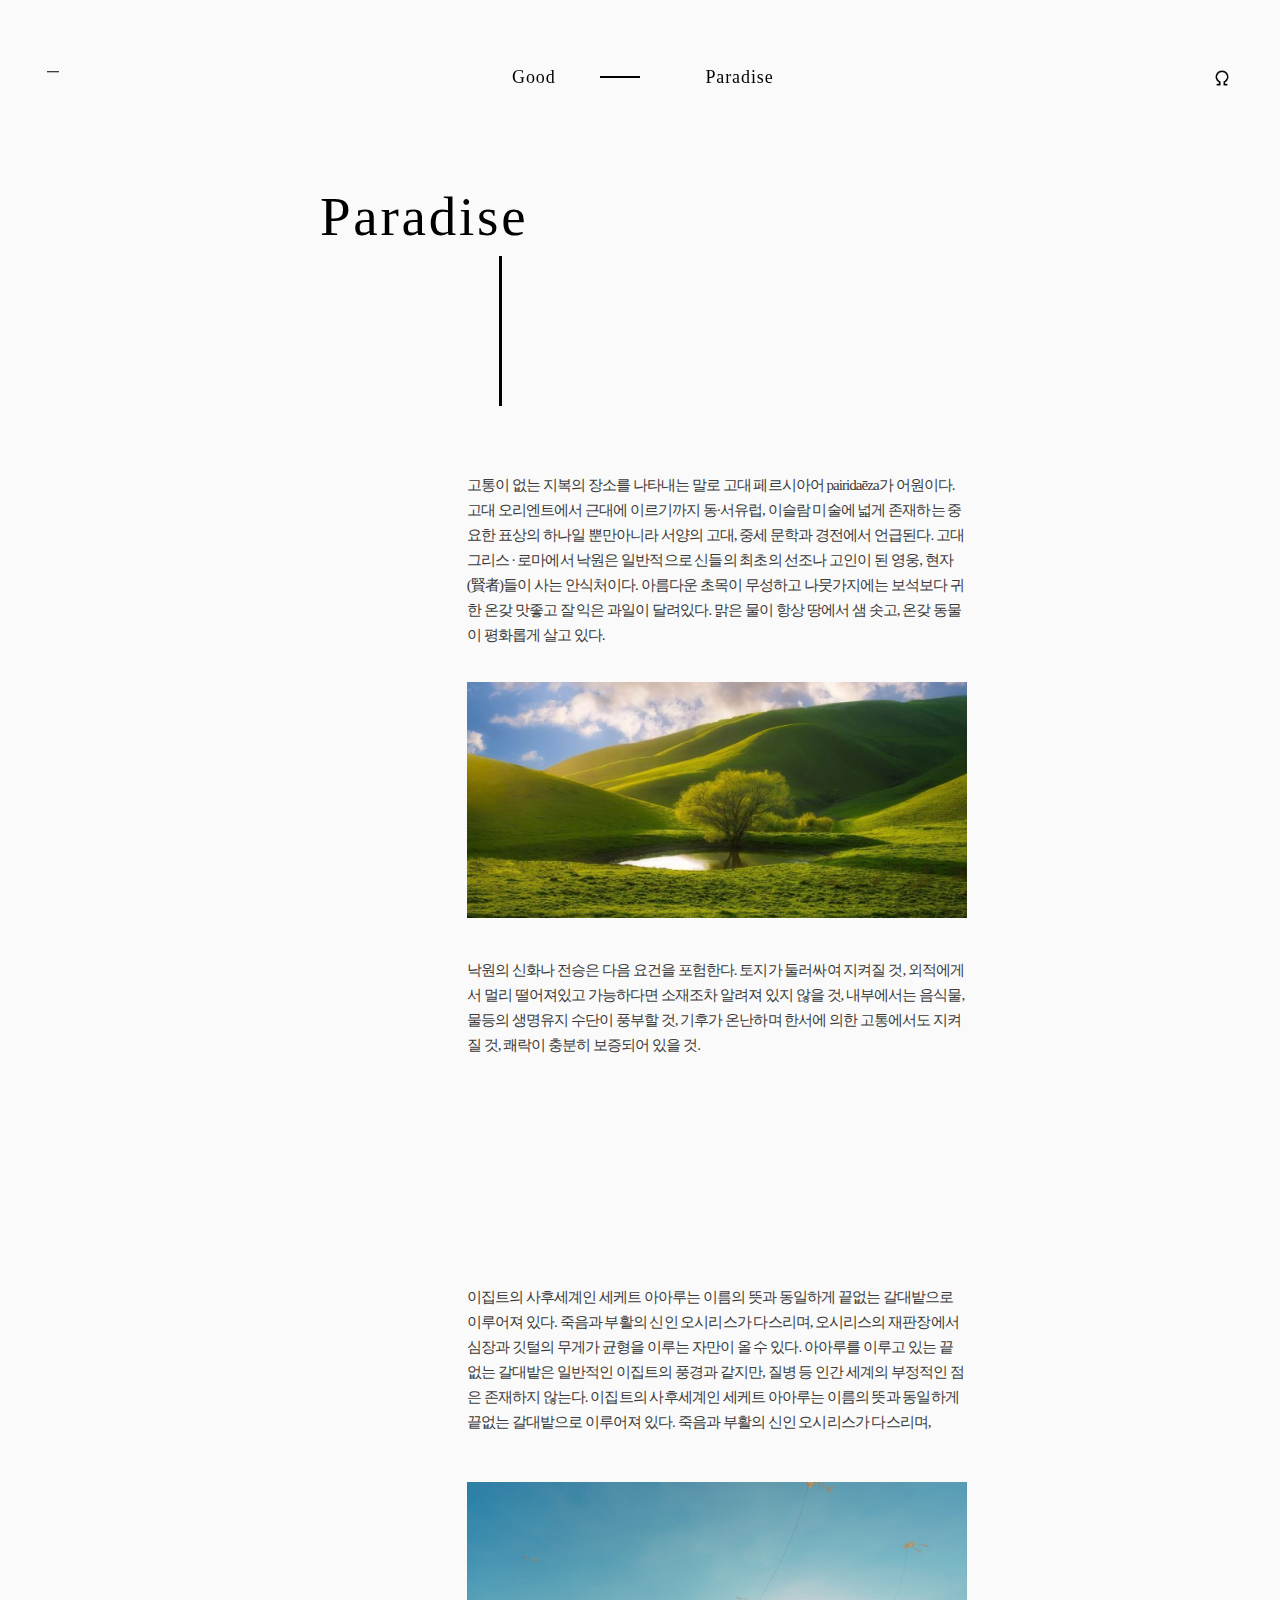
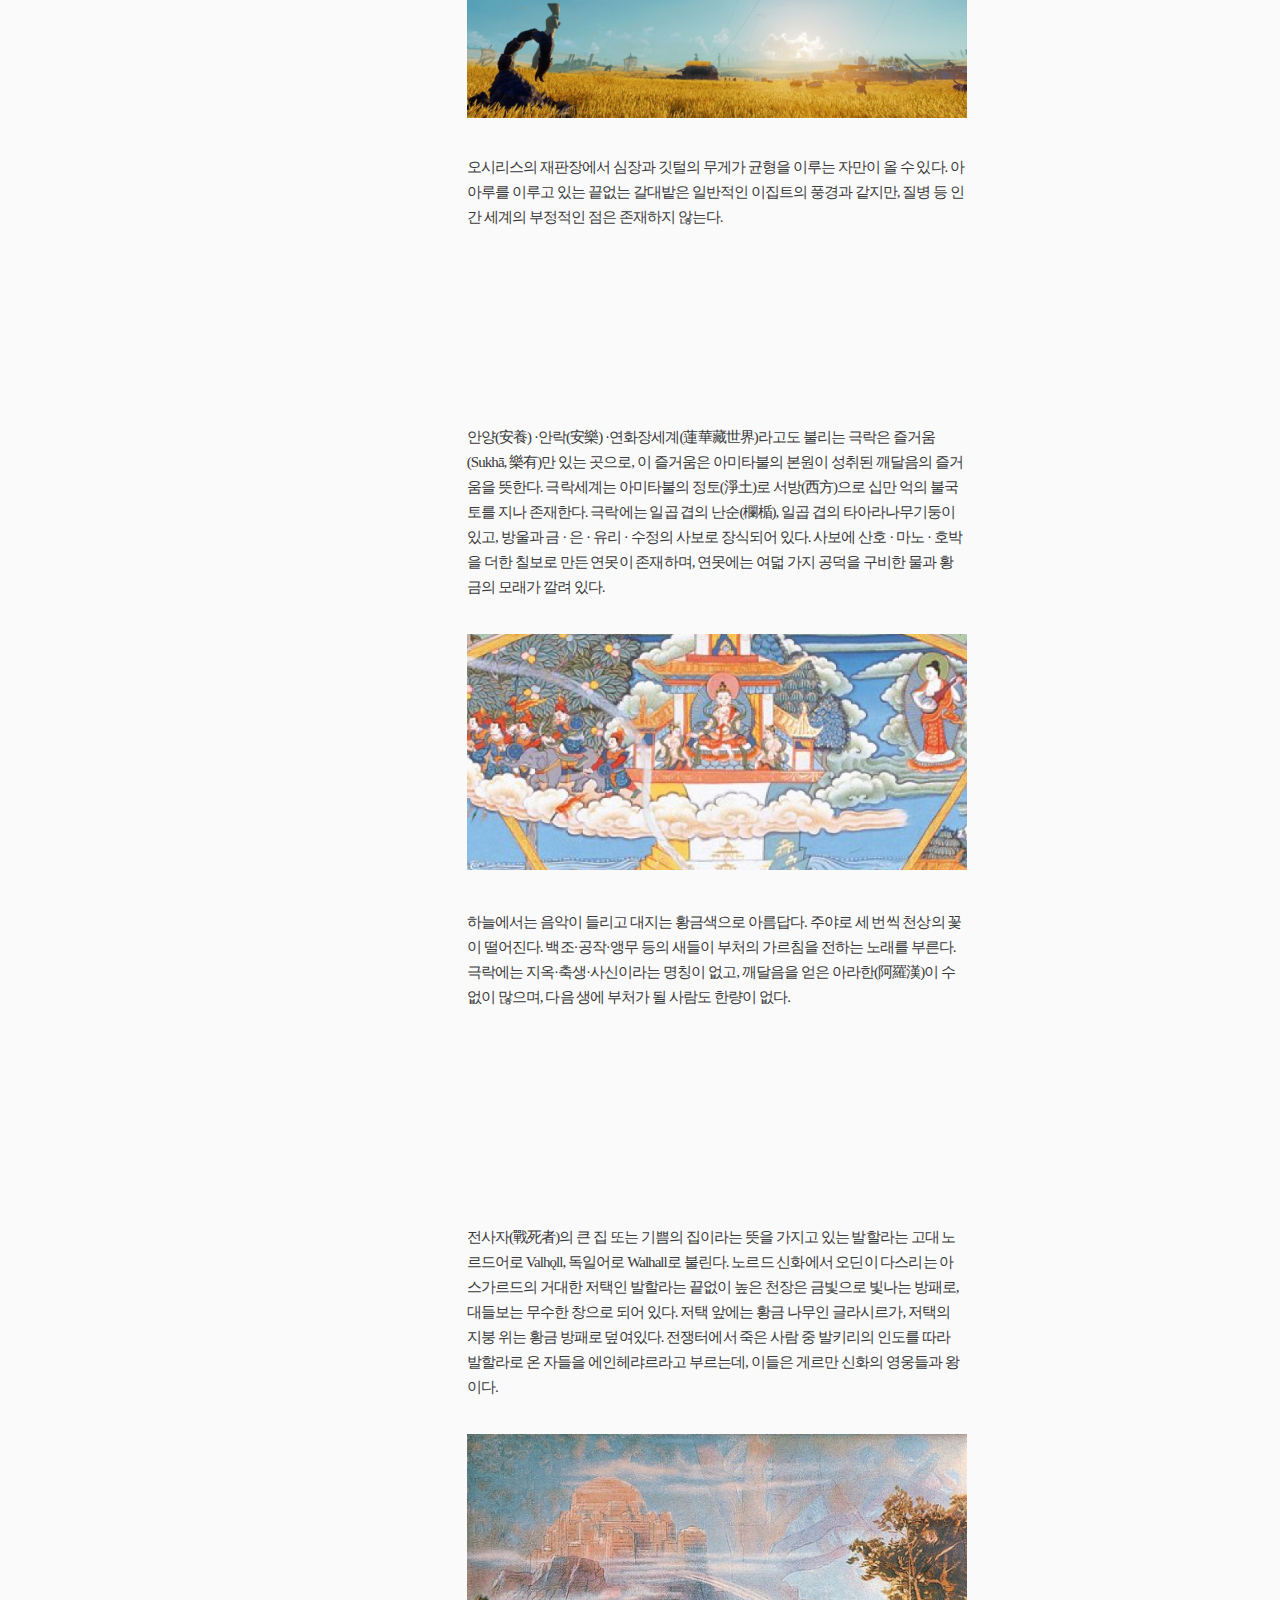
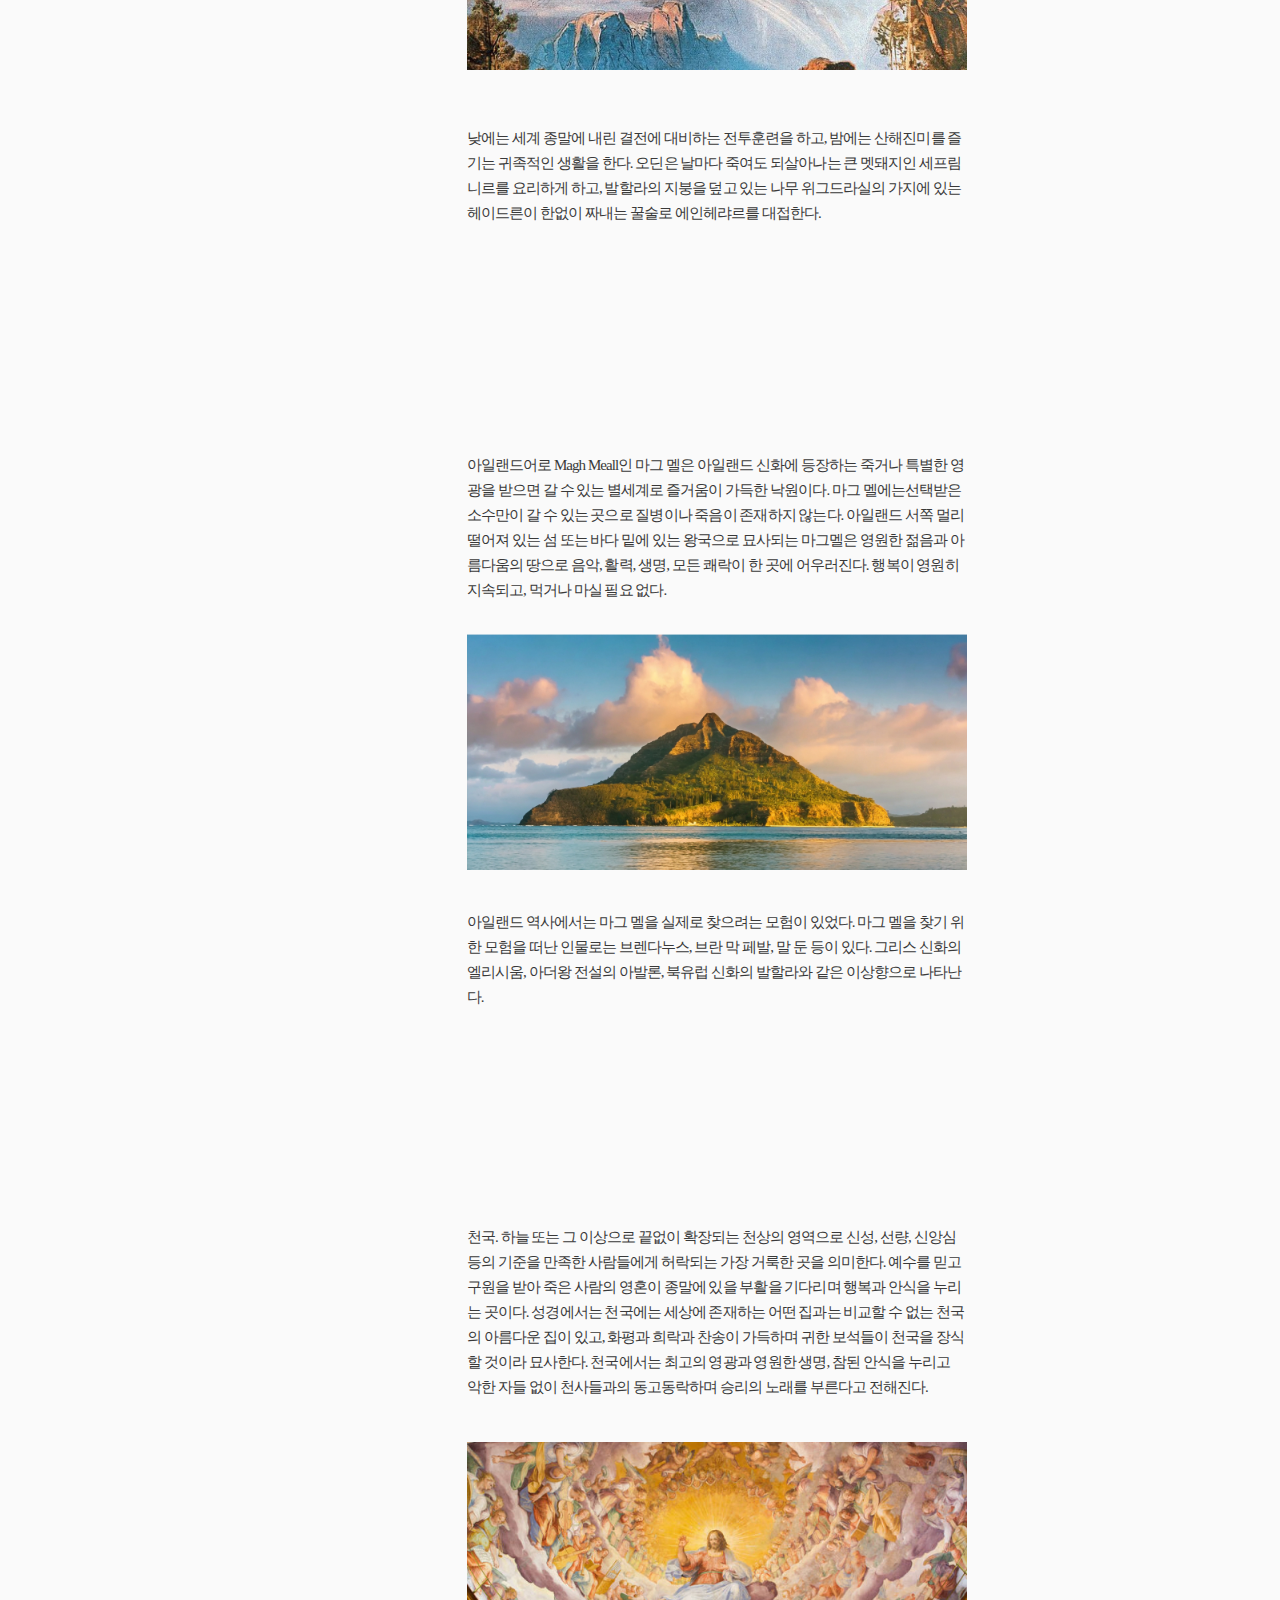
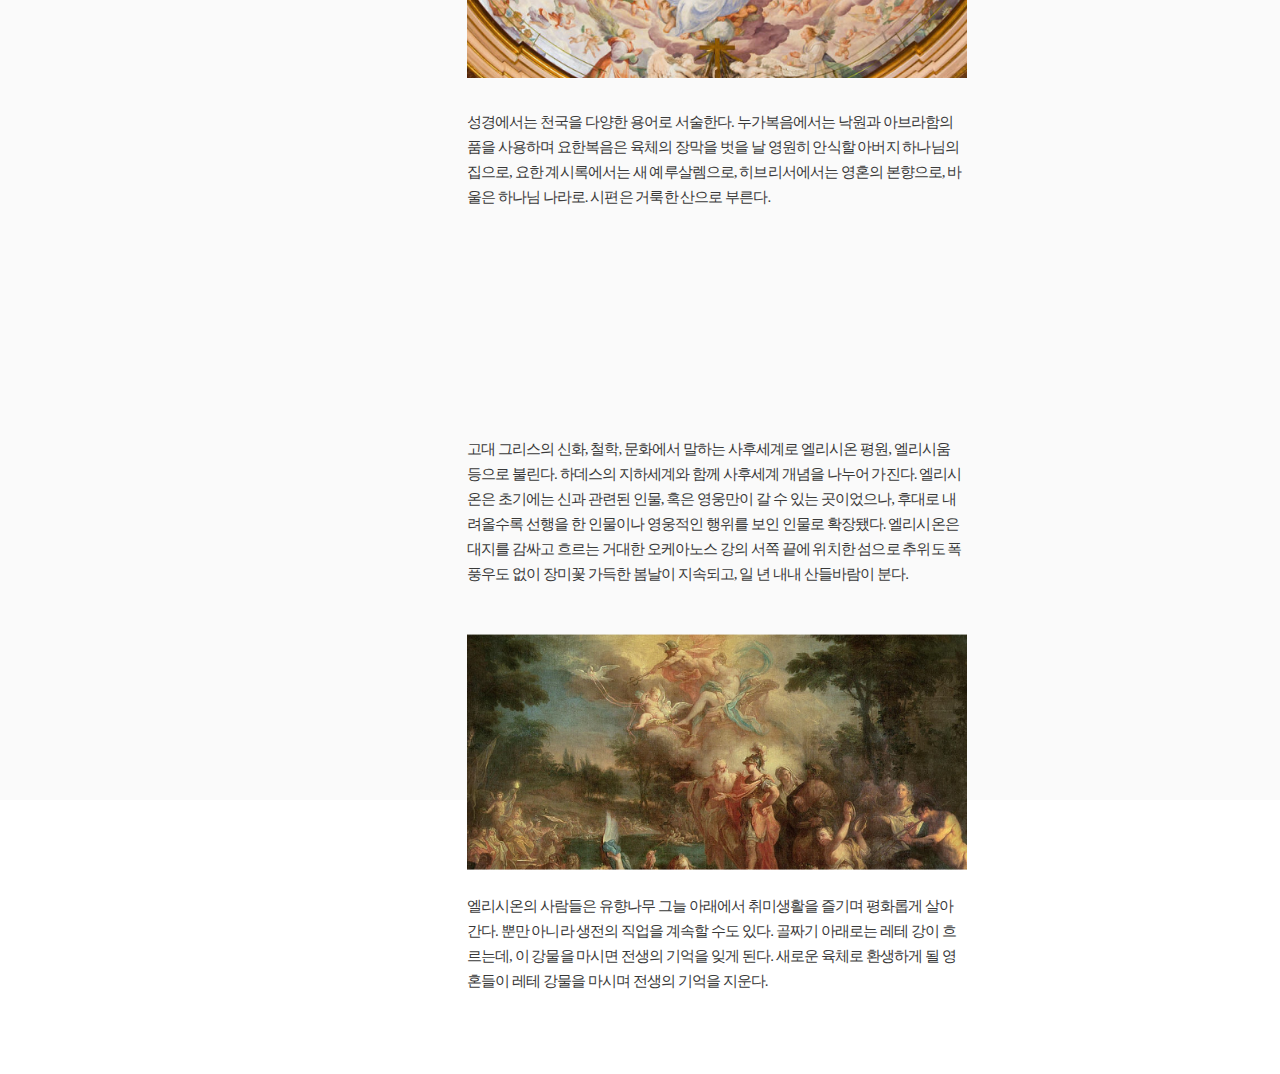
<file: index.html>
<!DOCTYPE html>
<html lang="en">
<head>
    <meta charset="UTF-8">
    <meta name="viewport" content="width=device-width, initial-scale=1.0">
    <title>The World After Death</title>
    <link rel="stylesheet" href="myStyle.css">
    <script type="text/javascript" src="script.js" defer></script>
</head>

<body>
    <div class="header">
        <header id="myHeader">
            <input type="checkbox" class="toggle-sidebar" id="toggle-sidebar">
            <label for="toggle-sidebar" class="toggle-icon">
                <div class="bar-top"></div>
                <div class="bar-center"></div>
                <div class="bar-bottom"></div>
            </label>

            <div class="sidebar">
                    <ul class="menu">
                        <a href="#section1" class="Paradise">Paradise</a>
                        <a href="#section2" class="Aaru">Aaru</a>
                        <a href="#section3" class="Buddhism">極樂</a>
                        <a href="#section4" class="Valhalla">Valhalla</a>
                        <a href="#section5" class="Magmell">Magmell</a>
                        <a href="#section6" class="Heaven">Heaven</a>
                        <a href="#section7" class="Elysion">Elysion</a>
                    </ul>
                </div>
            </div>
           
            <div class="header2" id="headerText">
                <p class="text-style1">Paradise</p>
            </div>    
            <div class="v-line"></div>
            <div class="text-box1-4">
                <p class="text-style1-4">Good</p>
            </div>
            <div class="headerText2" id="headerText2">
                <p class="text-style1-5">Paradise</p>
            </div>
            <div class="hr1-2"></div>
            <div class="badplace" id="badplace" onclick="window.open('https://yoojin823.github.io/finalwb/'),'_self';">
                <img class="icon" src="img/dd2.png">
            </div>
        </header>
    </div>

    
    <div id="section1" class="section section1">
        <div class="text-box1">
            <p class="text-style">고통이 없는 지복의 장소를 나타내는 말로 고대 페르시아어 pairidaēza가 어원이다. 
        고대 오리엔트에서 근대에 이르기까지 동∙서유럽, 이슬람 미술에 넓게 존재하는 중요한 표상의 하나일 뿐만아니라 서양의 고대, 중세 문학과 경전에서 언급된다. 
        고대 그리스 ∙ 로마에서 낙원은 일반적으로 신들의 최초의 선조나 고인이 된 영웅, 현자(賢者)들이 사는 안식처이다. 
        아름다운 초목이 무성하고 나뭇가지에는 보석보다 귀한 온갖 맛좋고 잘 익은 과일이 달려있다. 
        맑은 물이 항상 땅에서 샘 솟고, 온갖 동물이 평화롭게 살고 있다.</p>
        </div>
        <div class="text-box2">
            <p class="text-style2">
            낙원의 신화나 전승은 다음 요건을 포험한다. 
            토지가 둘러싸여 지켜질 것, 외적에게서 멀리 떨어져있고 가능하다면 소재조차 알려져 있지 않을 것, 
            내부에서는 음식물, 물등의 생명유지 수단이 풍부할 것, 
            기후가 온난하며 한서에 의한 고통에서도 지켜질 것, 쾌락이 충분히 보증되어 있을 것.</p>
        </div>
        <img class="pd" src="img/파라다이스.jpg" alt="paradise" >
    </div>
  
    <div id="section2" class="section section2">
        <div class="text-box3">
          <p class="text-style3">이집트의 사후세계인 세케트 아아루는 이름의 뜻과 동일하게 끝없는 갈대밭으로 이루어져 있다. 
            죽음과 부활의 신인 오시리스가 다스리며, 오시리스의 재판장에서 심장과 깃털의 무게가 균형을 이루는 자만이 올 수 있다. 
            아아루를 이루고 있는 끝없는 갈대밭은  일반적인 이집트의  풍경과 같지만, 질병 등 인간 세계의 부정적인 점은 존재하지 않는다. 
            이집트의 사후세계인 세케트 아아루는 이름의 뜻과 동일하게 끝없는 갈대밭으로 이루어져 있다. 죽음과 부활의 신인 오시리스가 다스리며, 
            </p>
        </div>
        <div class="text-box4">
            <p class="text-style4">
                오시리스의 재판장에서 심장과 깃털의 무게가 균형을 이루는 자만이 올 수 있다. 
                아아루를 이루고 있는 끝없는 갈대밭은 일반적인 이집트의  풍경과 같지만, 
                질병 등 인간 세계의 부정적인 점은 존재하지 않는다.
            </p>
        </div>
        <img class="aaru" src="img/아아루 1.jpg" alt="Aaru" >
    </div>

    <div id="section3" class="section section3">
        <div class="text-box5">
          <p class="text-style5">
            안양(安養) ·안락(安樂) ·연화장세계(蓮華藏世界)라고도 불리는 극락은 즐거움(Sukhā, 樂有)만 있는 곳으로, 
            이 즐거움은 아미타불의 본원이 성취된 깨달음의 즐거움을 뜻한다. 극락세계는 아미타불의 정토(淨土)로 
            서방(西方)으로 십만 억의 불국토를 지나 존재한다. 극락에는 일곱 겹의 난순(欄楯), 일곱 겹의 타아라나무기둥이 있고,
            방울과 금 · 은 · 유리 · 수정의 사보로 장식되어 있다. 사보에 산호 · 마노 · 호박을 더한 칠보로 만든 연못이 존재하며, 
            연못에는 여덟 가지 공덕을 구비한 물과 황금의 모래가 깔려 있다. 
          </p>
        </div>
        <div class="text-box6">
            <p class="text-style6">
                하늘에서는 음악이 들리고 대지는 황금색으로 아름답다. 주야로 세 번씩 천상의 꽃이 떨어진다. 
                백조·공작·앵무 등의 새들이 부처의 가르침을 전하는 노래를 부른다. 극락에는 지옥·축생·사신이라는 명칭이 없고, 
                깨달음을 얻은 아라한(阿羅漢)이 수없이 많으며, 다음 생에 부처가 될 사람도 한량이 없다.
            </p>
        </div>
        <img class="rock" src="img/극락.jpg" alt="극락" >
    </div>

    <div id="section4" class="section section4">
        <div class="text-box7">
            <p class="text-style7">
                전사자(戰死者)의 큰 집 또는 기쁨의 집이라는 뜻을 가지고 있는 발할라는 고대 노르드어로 Valhǫll, 독일어로 Walhall로 불린다. 
                노르드 신화에서 오딘이 다스리는 아스가르드의 거대한 저택인 발할라는 끝없이 높은 천장은 금빛으로 빛나는 방패로, 
                대들보는 무수한 창으로 되어 있다. 저택 앞에는 황금 나무인 글라시르가, 저택의 지붕 위는 황금 방패로 덮여있다. 
                전쟁터에서 죽은 사람 중 발키리의 인도를 따라 발할라로 온 자들을 에인헤랴르라고 부르는데,  이들은 게르만 신화의 영웅들과 왕이다.
            </p>
        </div>
        <img class="Valhalla" src="img/발할라 1.jpg" alt="발할라">
        <div class="text-box8">
            <p class="text-style8">
                낮에는 세계 종말에 내린 결전에 대비하는 전투훈련을 하고, 밤에는 산해진미를 즐기는 귀족적인 생활을 한다. 
                오딘은 날마다 죽여도 되살아나는 큰 멧돼지인 세프림니르를 요리하게 하고, 
                발할라의 지붕을 덮고 있는 나무 위그드라실의 가지에 있는 헤이드른이 한없이 짜내는 꿀술로 에인헤랴르를 대접한다. 
            </p>
        </div>
    </div>

    <div id="section5" class="section section5">
        <div class="text-box9">
            <p class="text-style9">
                아일랜드어로 Magh Meall인 마그 멜은 아일랜드 신화에 등장하는 죽거나 특별한 영광을 받으면 갈 수 있는 별세계로 
                즐거움이 가득한 낙원이다. 마그 멜에는선택받은 소수만이 갈 수 있는 곳으로 질병이나 죽음이 존재하지 않는다. 
                아일랜드 서쪽 멀리 떨어져 있는 섬 또는 바다 밑에 있는 왕국으로 묘사되는 마그멜은 영원한 젊음과 아름다움의 땅으로 
                음악, 활력, 생명, 모든 쾌락이 한 곳에 어우러진다. 행복이 영원히 지속되고, 먹거나 마실 필요 없다. 
            </p>
        </div>
        <div class="text-box10">
            <p class="text-style10">
                아일랜드 역사에서는 마그 멜을 실제로 찾으려는 모험이 있었다. 
                마그 멜을 찾기 위한 모험을 떠난 인물로는 브렌다누스, 브란 막 페발, 말 둔 등이 있다. 
                그리스 신화의 엘리시움, 아더왕 전설의 아발론, 북유럽 신화의 발할라와 같은 이상향으로 나타난다.
            </p>
        </div>
        <img class="mag" src="img/마그멜.jpg" alt="Magmell">
    </div>

    <div id="section6" class="section section6">
        <div class="text-box11">
            <p class="text-style11">
                천국. 하늘 또는 그 이상으로 끝없이 확장되는 천상의 영역으로 신성, 선량, 신앙심 등의 기준을 만족한 사람들에게 
                허락되는 가장 거룩한 곳을 의미한다. 예수를 믿고 구원을 받아 죽은 사람의 영혼이 종말에 있을 부활을 기다리며 
                행복과 안식을 누리는 곳이다.  성경에서는 천국에는 세상에 존재하는 어떤 집과는 비교할 수 없는 천국의 아름다운 
                집이 있고, 화평과 희락과 찬송이 가득하며 귀한 보석들이 천국을 장식할 것이라 묘사한다. 
                천국에서는 최고의 영광과 영원한 생명, 참된 안식을 누리고 악한 자들 없이 천사들과의 동고동락하며 승리의 노래를 부른다고 전해진다.
            </p>
        </div>
        <div class="text-box12">
            <p class="text-style12">
                성경에서는 천국을 다양한 용어로 서술한다. 누가복음에서는 낙원과 아브라함의 품을 사용하며
                요한복음은 육체의 장막을 벗을 날 영원히 안식할 아버지 하나님의 집으로, 요한 계시록에서는 
                새 예루살렘으로, 히브리서에서는 영혼의 본향으로, 바울은 하나님 나라로. 시편은 거룩한 산으로 부른다.
            </p>
        </div>
        <img class="heaven" src="img/천국.jpg" alt="heaven">
    </div>

    <div id="section7" class="section section7">
        <div class="text-box13">
            <p class="text-style13">
                고대 그리스의 신화, 철학, 문화에서 말하는 사후세계로 엘리시온 평원, 엘리시움 등으로 불린다. 
                하데스의 지하세계와 함께 사후세계 개념을 나누어 가진다. 엘리시온은 초기에는 신과 관련된 인물, 
                혹은 영웅만이 갈 수 있는 곳이었으나, 후대로 내려올수록 선행을 한 인물이나 영웅적인 행위를 보인 인물로 확장됐다. 
                엘리시온은 대지를 감싸고 흐르는 거대한 오케아노스 강의 서쪽 끝에 위치한 섬으로 
                추위도 폭풍우도 없이 장미꽃 가득한 봄날이 지속되고, 일 년 내내 산들바람이 분다.
            </p>
        </div>
        <div class="text-box14">
            <p class="text-style14">
                엘리시온의 사람들은 유향나무 그늘 아래에서 취미생활을 즐기며 평화롭게 살아간다. 
                뿐만 아니라 생전의 직업을 계속할 수도 있다. 골짜기 아래로는 레테 강이 흐르는데, 
                이 강물을 마시면 전생의 기억을 잊게 된다. 
                새로운 육체로 환생하게 될 영혼들이 레테 강물을 마시며 전생의 기억을 지운다. 
            </p>
        </div>
        <img class="ely" src="img/엘리시온 .jpg" alt="elysion">
    </div>


</body>
</html>
</file>
<file: myStyle.css>
*{
    text-decoration: none;
    border-collapse: collapse;
    padding: 0px;
    margin: 0px;
    color: #000;
}

.header{
    position: fixed;
    top: 0px;
    left: 0px;
    width: 100%;
    height: 420px;
    align-items: center;
    background-color: #fafafa;
    z-index: 99;
}
.sidebar {
    background-color: white;
    opacity: 90%;
    width: 430px;
    height: 100%;
    position: fixed;
    z-index: 100;
    transform: translateX(-430px);
    transition: transform 430ms ease-in-out;
}
.Paradise {
    color: #000;
    text-decoration: none;
    display: block;
    font-family: Godfrey;
    font-size: 18px;
    font-weight: normal;
    font-stretch: normal;
    font-style: normal;
    letter-spacing: 0.9px;
    text-align: left;
    position: fixed;
    width: 144px;
    height: 14px;
    left: 47px;
    top: 150px;
}
.Aaru {
    color: #000;
    text-decoration: none;
    display: block;
    font-family: Godfrey;
    font-size: 18px;
    font-weight: normal;
    font-stretch: normal;
    font-style: normal;
    letter-spacing: 0.9px;
    text-align: left;
    position: fixed;
    width: 144px;
    height: 14px;
    left: 47px;
    top: 200px;
}
.Buddhism {
    color: #000;
    text-decoration: none;
    display: block;
    font-family: Godfrey;
    font-size: 18px;
    font-weight: normal;
    font-stretch: normal;
    font-style: normal;
    letter-spacing: 0.9px;
    text-align: left;
    position: fixed;
    width: 144px;
    height: 14px;
    left: 47px;
    top: 250px;
}

.Valhalla{
    color: #000;
    text-decoration: none;
    display: block;
    font-family: Godfrey;
    font-size: 18px;
    font-weight: normal;
    font-stretch: normal;
    font-style: normal;
    letter-spacing: 0.9px;
    text-align: left;
    position: fixed;
    width: 144px;
    height: 14px;
    left: 47px;
    top: 300px;
}
.Magmell {
    color: #000;
    text-decoration: none;
    display: block;
    font-family: Godfrey;
    font-size: 18px;
    font-weight: normal;
    font-stretch: normal;
    font-style: normal;
    letter-spacing: 0.9px;
    text-align: left;
    position: fixed;
    width: 144px;
    height: 14px;
    left: 47px;
    top: 350px;
}
.Heaven {
    color: #000;;
    text-decoration: none;
    display: block;
    font-family: Godfrey;
    font-size: 18px;
    font-weight: normal;
    font-stretch: normal;
    font-style: normal;
    letter-spacing: 0.9px;
    text-align: left;
    position: fixed;
    width: 144px;
    height: 14px;
    left: 47px;
    top: 400px;
}
.Elysion {
    color: #000;
    text-decoration: none;
    display: block;
    font-family: Godfrey;
    font-size: 18px;
    font-weight: normal;
    font-stretch: normal;
    font-style: normal;
    letter-spacing: 0.9px;
    text-align: left;
    position: fixed;
    width: 144px;
    height: 14px;
    left: 47px;
    top: 450px;
}

.bar-top {
    background-color: rgb(0, 0, 0);
    width: 100%;
    height: 1.5px;
    top: 50%;
    transform: translateY(-50%);
    opacity: 0;
}
.bar-center {
    background-color: rgb(0, 0, 0);
    width: 100%;
    height: 1.5px;
    top: 50%;
    transform: translateY(-50%);
}
.bar-bottom {
    background-color: rgb(0, 0, 0);
    width: 12px;
    height: 1.5px;
    top: 50%;
    transform: translateY(-50%);
    opacity: 0;
}

.toggle-icon {
    position: absolute;
    top: 70px;
    left: 47px;
    width: 12px;
    height: 12px;
    z-index: 9999;
    cursor: pointer;
    transition: all 0.2s;
}
.toggle-sidebar {
    display: none;
    top: 89.2px;
    left: 47px;
    z-index: 95;
}
input[type="checkbox"]:checked ~.sidebar {
    transform: translateX(0);
}
input[type="checkbox"]:checked ~.toggle-icon >.bar-top {
    transform: rotate(45deg);
    opacity: 100%;
    margin-top: 1px;
}
input[type="checkbox"]:checked ~.toggle-icon >.bar-center {
    opacity: 0;
}
input[type="checkbox"]:checked ~.toggle-icon >.bar-bottom {
    transform: rotate(-45deg);
    opacity: 100%;
    margin-top: -3px;
}


.header2{
    position: fixed;
    top: 150px;
    left: 0px;
    width: 100%;
    height: 930px;
    background-color: none;
    z-index: 80;
}
#headerText {
    position: fixed;
    top: 12rem;
    left: 25%;
    background-color: none;
    border: 0;
    object-fit: contain;
    width: 229px;
    height: 58px;
    font-family: VenusSB-Medium;
    font-size: 55px;
    font-weight: normal;
    font-stretch: normal;
    font-style: normal;
    line-height: 0.91;
    letter-spacing: 2.75px;
    text-align: left;
    color: #000;
    z-index: 99;
}
.v-line {
    border-left : medium solid #000;
    height : 150px;
    top: 16rem;
    left: 39%;
    position: fixed;
    z-index: 99;
}
.text-box1-4 {
    position: fixed;
    top: 60px;
    left: 40%;
    background-color: none;
    border: 0;
    object-fit: contain; 
    z-index: 1000;
}
.text-style1-4 {
    width: 42px;
    height: 18px;
    font-family: Godfrey;
    font-size: 18px;
    font-weight: normal;
    font-stretch: normal;
    font-style: normal;
    line-height: 1.89;
    letter-spacing: 0.9px;
    text-align: center;
    color: #000;
}
.headerText2 {
    position: fixed;
    top: 60px;
    left: 55% ;
    background-color: none;
    border: 0;
    object-fit: contain; 
    width: 71px;
    height: 18px;
    font-family: Godfrey;
    font-size: 18px;
    font-weight: normal;
    font-stretch: normal;
    font-style: normal;
    line-height: 1.89;
    letter-spacing: 0.9px;
    text-align: center;
    color: #000;
    z-index: 1000;
}
.hr1-2 {
    position: fixed;
    top: 70px;
    left: 46.5%;
    width: 40px;
    height: 1.5px;
    margin: 6.3px 5px 10.3px;
    background-color: #000;
    z-index: 1000;
}
.icon {
    position:fixed;
    top: 70px;
    right: 50px;
    width: 1rem;
    height: auto;
    z-index: 1000;
}

.body {
    margin: 0;
    padding: 0;
    background-color: #fafafa;
}



.section {
    width: 100%;
    height: 800px;
    clear: both;
    background-color: #fafafa;
}

파라다이스
.section1 {
    background-color: #fafafa;
}
.text-box1 {
    position: absolute;
    top: 35rem;
    left: 56%;
    transform: translate(-50%, -50%);
    padding: 5rem 1rem;
    width: 500px;
    height: auto;
}

.text-style {
    color: #393939;
    text-align: left;
    font-family: Sandoll 고딕Neo1;
    font-size: 15px;
    font-style: medium;
    font-weight: 100;
    line-height: 25px;
    letter-spacing: -0.946px;
    margin: 0px;
}

.pd {
    position: absolute;
    top: 50rem;
    left: 56%;
    transform: translate(-50%, -50%);
    padding: 5rem 1rem;
    width: 500px;
    height: auto;
}

.text-box2 {
    position: absolute;
    top: 63rem;
    left: 56%;
    transform: translate(-50%, -50%);
    padding: 5rem 1rem;
    width: 500px;
    height: auto;
}

.text-style2 {
    color: #393939;
    text-align: left;
    font-family: JJGothic;
    font-size: 15px;
    font-style: normal;
    font-weight: 100;
    line-height: 25px;
    letter-spacing: -0.946px;
    margin: 0px;
}

아아루
.section2 {
    background-color: #fafafa;
}
.text-box3 {
    position: absolute;
    top: 85rem;
    left: 56%;
    transform: translate(-50%, -50%);
    padding: 5rem 1rem;
    width: 500px;
    height: auto;
}

.text-style3 {
    color: #393939;
    text-align: left;
    font-family: JJGothic;
    font-size: 15px;
    font-style: medium;
    font-weight: 100;
    line-height: 25px;
    letter-spacing: -0.946px;
    margin: 0px;
}

.aaru {
    position: absolute;
    top: 100rem;
    left: 56%;
    transform: translate(-50%, -50%);
    padding: 5rem 1rem;
    width: 500px;
    height: auto;
}

.text-box4 {
    position: absolute;
    top: 112rem;
    left: 56%;
    transform: translate(-50%, -50%);
    padding: 5rem 1rem;
    width: 500px;
    height: auto;
}

.text-style4 {
    color: #393939;
    text-align: left;
    font-family: JJGothic;
    font-size: 15px;
    font-style: normal;
    font-weight: 100;
    line-height: 25px;
    letter-spacing: -0.946px;
    margin: 0px;
}


극락
.section3 {
    background-color: #fafafa;
}
.text-box5 {
    position: absolute;
    top: 132rem;
    left: 56%;
    transform: translate(-50%, -50%);
    padding: 5rem 1rem;
    width: 500px;
    height: auto;
}

.text-style5 {
    color: #393939;
    text-align: left;
    font-family: JJGothic;
    font-size: 15px;
    font-style: medium;
    font-weight: 100;
    line-height: 25px;
    letter-spacing: -0.946px;
    margin: 0px;
}

.rock {
    position: absolute;
    top: 147rem;
    left: 56%;
    transform: translate(-50%, -50%);
    padding: 5rem 1rem;
    width: 500px;
    height: auto;
}

.text-box6 {
    position: absolute;
    top: 160em;
    left: 56%;
    transform: translate(-50%, -50%);
    padding: 5rem 1rem;
    width: 500px;
    height: auto;
}

.text-style6 {
    color: #393939;
    text-align: left;
    font-family: JJGothic;
    font-size: 15px;
    font-style: normal;
    font-weight: 100;
    line-height: 25px;
    letter-spacing: -0.946px;
    margin: 0px;
}


발할라
.section4 {
    background-color: #fafafa;
}
.text-box7 {
    position: absolute;
    top: 182rem;
    left: 56%;
    transform: translate(-50%, -50%);
    padding: 5rem 1rem;
    width: 500px;
    height: auto;
}

.text-style7 {
    color: #393939;
    text-align: left;
    font-family: JJGothic;
    font-size: 15px;
    font-style: medium;
    font-weight: 100;
    line-height: 25px;
    letter-spacing: -0.946px;
    margin: 0px;
}

.Valhalla {
    position: absolute;
    top: 197rem;
    left: 56%;
    transform: translate(-50%, -50%);
    padding: 5rem 1rem;
    width: 500px;
    height: auto;
}

.text-box8 {
    position: absolute;
    top: 211rem;
    left: 56%;
    transform: translate(-50%, -50%);
    padding: 5rem 1rem;
    width: 500px;
    height: auto;
}

.text-style8 {
    color: #393939;
    text-align: left;
    font-family: JJGothic;
    font-size: 15px;
    font-style: normal;
    font-weight: 100;
    line-height: 25px;
    letter-spacing: -0.946px;
    margin: 0px;
}


마그멜
.section5 {
    background-color: #fafafa;
}
.text-box9 {
    position: absolute;
    top: 233rem;
    left: 56%;
    transform: translate(-50%, -50%);
    padding: 5rem 1rem;
    width: 500px;
    height: auto;
}

.text-style9 {
    color: #393939;
    text-align: left;
    font-family: JJGothic;
    font-size: 15px;
    font-style: medium;
    font-weight: 100;
    line-height: 25px;
    letter-spacing: -0.946px;
    margin: 0px;
}

.mag {
    position: absolute;
    top: 247rem;
    left: 56%;
    transform: translate(-50%, -50%);
    padding: 5rem 1rem;
    width: 500px;
    height: auto;
}

.text-box10 {
    position: absolute;
    top: 260rem;
    left: 56%;
    transform: translate(-50%, -50%);
    padding: 5rem 1rem;
    width: 500px;
    height: auto;
}

.text-style10 {
    color: #393939;
    text-align: left;
    font-family: JJGothic;
    font-size: 15px;
    font-style: normal;
    font-weight: 100;
    line-height: 25px;
    letter-spacing: -0.946px;
    margin: 0px;
}


천국
.section6 {
    background-color: #fafafa;
}
.text-box11 {
    position: absolute;
    top: 282rem;
    left: 56%;
    transform: translate(-50%, -50%);
    padding: 5rem 1rem;
    width: 500px;
    height: auto;
}

.text-style11 {
    color: #393939;
    text-align: left;
    font-family: JJGothic;
    font-size: 15px;
    font-style: medium;
    font-weight: 100;
    line-height: 25px;
    letter-spacing: -0.946px;
    margin: 0px;
}

.heaven {
    position: absolute;
    top: 297.5rem;
    left: 56%;
    transform: translate(-50%, -50%);
    padding: 5rem 1rem;
    width: 500px;
    height: auto;
}

.text-box12 {
    position: absolute;
    top: 310rem;
    left: 56%;
    transform: translate(-50%, -50%);
    padding: 5rem 1rem;
    width: 500px;
    height: auto;
}

.text-style12 {
    color: #393939;
    text-align: left;
    font-family: JJGothic;
    font-size: 15px;
    font-style: normal;
    font-weight: 100;
    line-height: 25px;
    letter-spacing: -0.946px;
    margin: 0px;
}

엘리시온
.section7 {
    background-color: #fafafa;
    height: 5000px;
}
.text-box13 {
    position: absolute;
    top: 332rem;
    left: 56%;
    transform: translate(-50%, -50%);
    padding: 5rem 1rem;
    width: 500px;
    height: auto;
}

.text-style13 {
    color: #393939;
    text-align: left;
    font-family: JJGothic;
    font-size: 15px;
    font-style: medium;
    font-weight: 100;
    line-height: 25px;
    letter-spacing: -0.946px;
    margin: 0px;
}

.ely{
    position: absolute;
    top: 347rem;
    left: 56%;
    transform: translate(-50%, -50%);
    padding: 5rem 1rem;
    width: 500px;
    height: auto;
}

.text-box14 {
    position: absolute;
    top: 359rem;
    left: 56%;
    transform: translate(-50%, -50%);
    padding: 5rem 1rem;
    width: 500px;
    height: auto;
}

.text-style14 {
    color: #393939;
    text-align: left;
    font-family: JJGothic;
    font-size: 15px;
    font-style: normal;
    font-weight: 100;
    line-height: 25px;
    letter-spacing: -0.946px;
    margin: 0px;
}

@media all and (max-width: 480px) {
    .section{
        width: 100%;
        height:1000px;
        clear: both;
        background-color: #fafafa;
    }
    .section1, .section2, .section4, .section5{
        width: 100%;
        height: 800px;
    }
    .section3{
        width: 100%;
        height: 800px;
    }
    .section6{
        width: 100%;
        height: 900px;
    }
    .header{
        width: 400px;
        height: 250px;
        z-index: 80;
        background-color: #fafafa;
        position: fixed;
    }
    .header2{
        width: 400px;
        height: 5rem;
        position: fixed;
        z-index: 90;
    }
    .sidebar{
        position: fixed;
        z-index: 95;
    }
    .toggle-sidebar{
        position: fixed;
        z-index: 95;
    }
    #headerText {
        width: 100%;
        left: 5rem;
        position: fixed;
        z-index:90;
    }
    .text-box1-4{
        position: fixed;
        left: 8rem;
    }
    .hr1-2{
        position: fixed;
        left: 11.2rem;
    }
    .headerText2{
        position: fixed;
        left: 15rem;
    }
    .icon {
        position: fixed;
        left: 23rem;
    }
    .v-line {
        left: 10vmax;
        display: none;
    }
    .text-box1, .text-box2, .text-box3, .text-box4, .text-box5, .text-box6, .text-box7, .text-box8, .text-box9, .text-box10, .text-box11, .text-box12, .text-box13, .text-box14 {
        left: 14rem;
        width: 280px;
        height: auto;
    }
    .pd, .aaru, .rock, .Valhalla, .mag, .heaven, .ely {
        padding: 10rem;
        left: 14rem;
        width: 290px;
        height: auto;
    }
    
}
</file>
